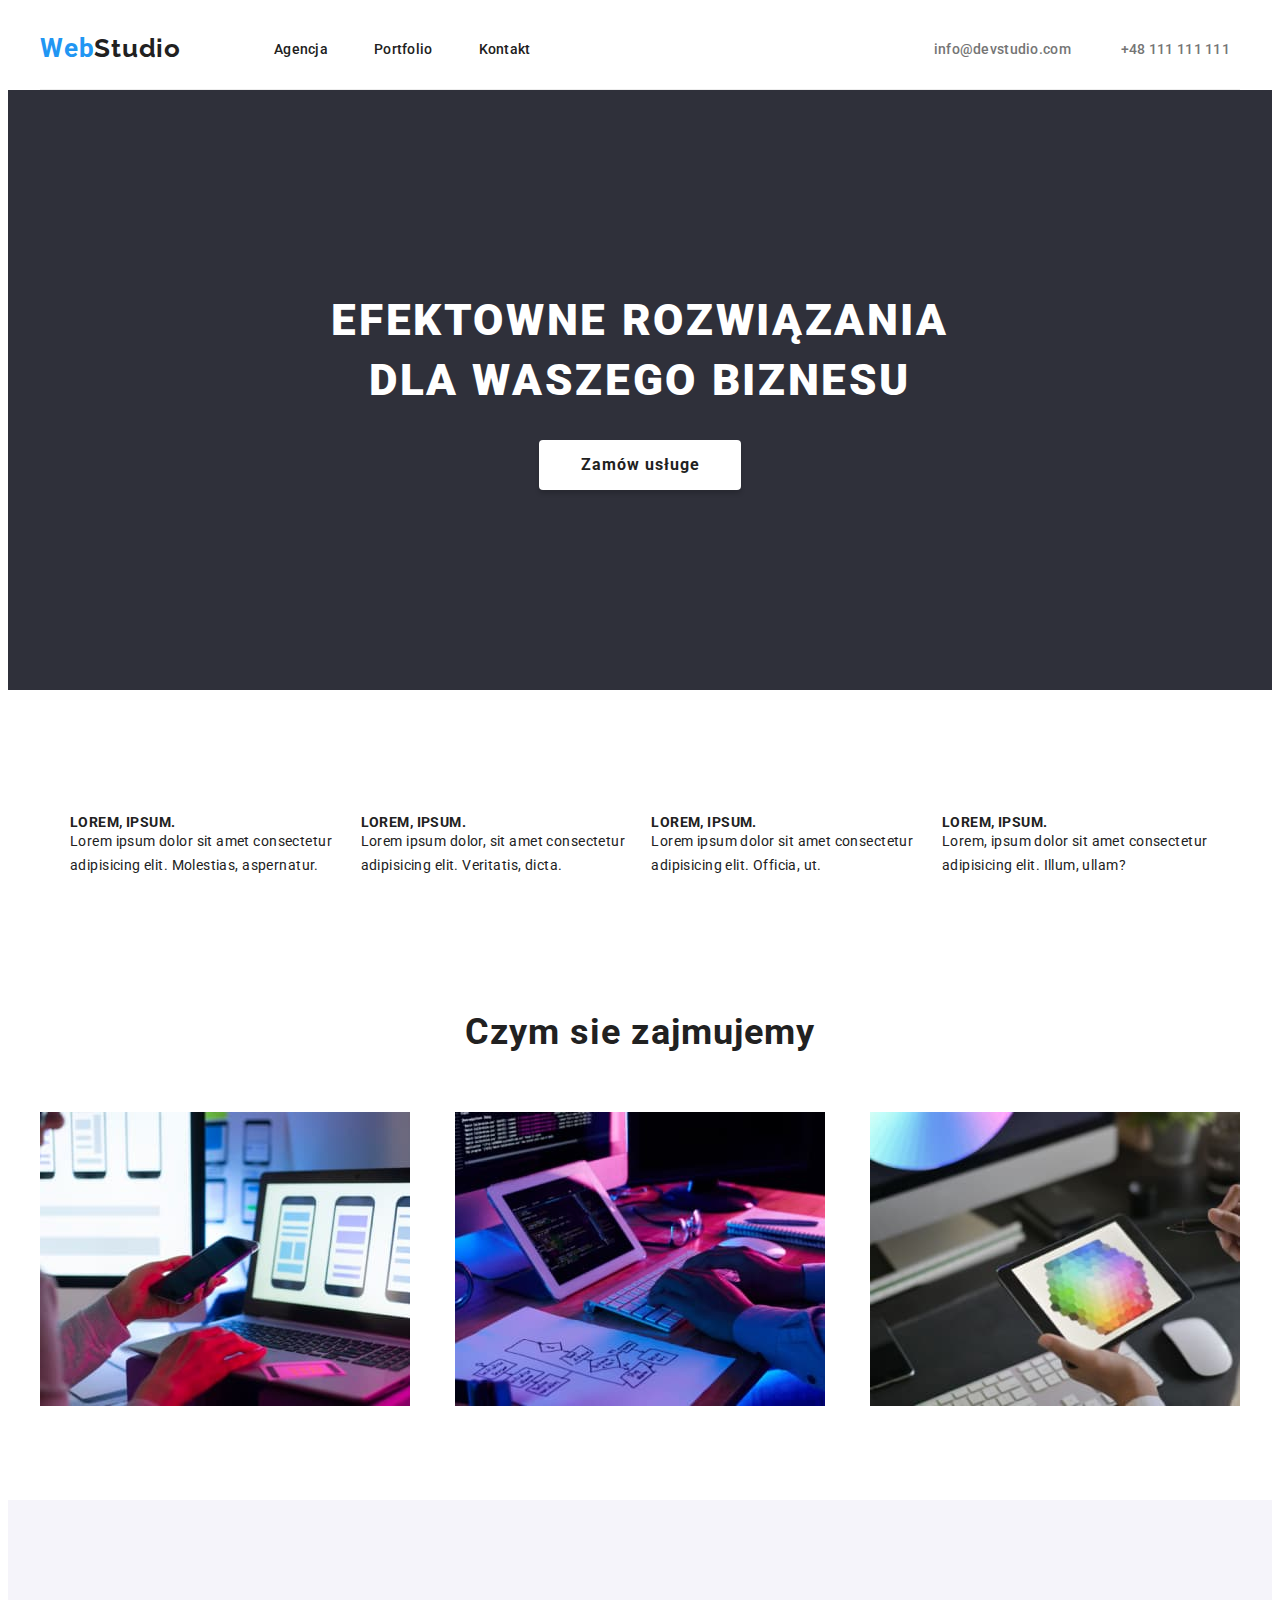
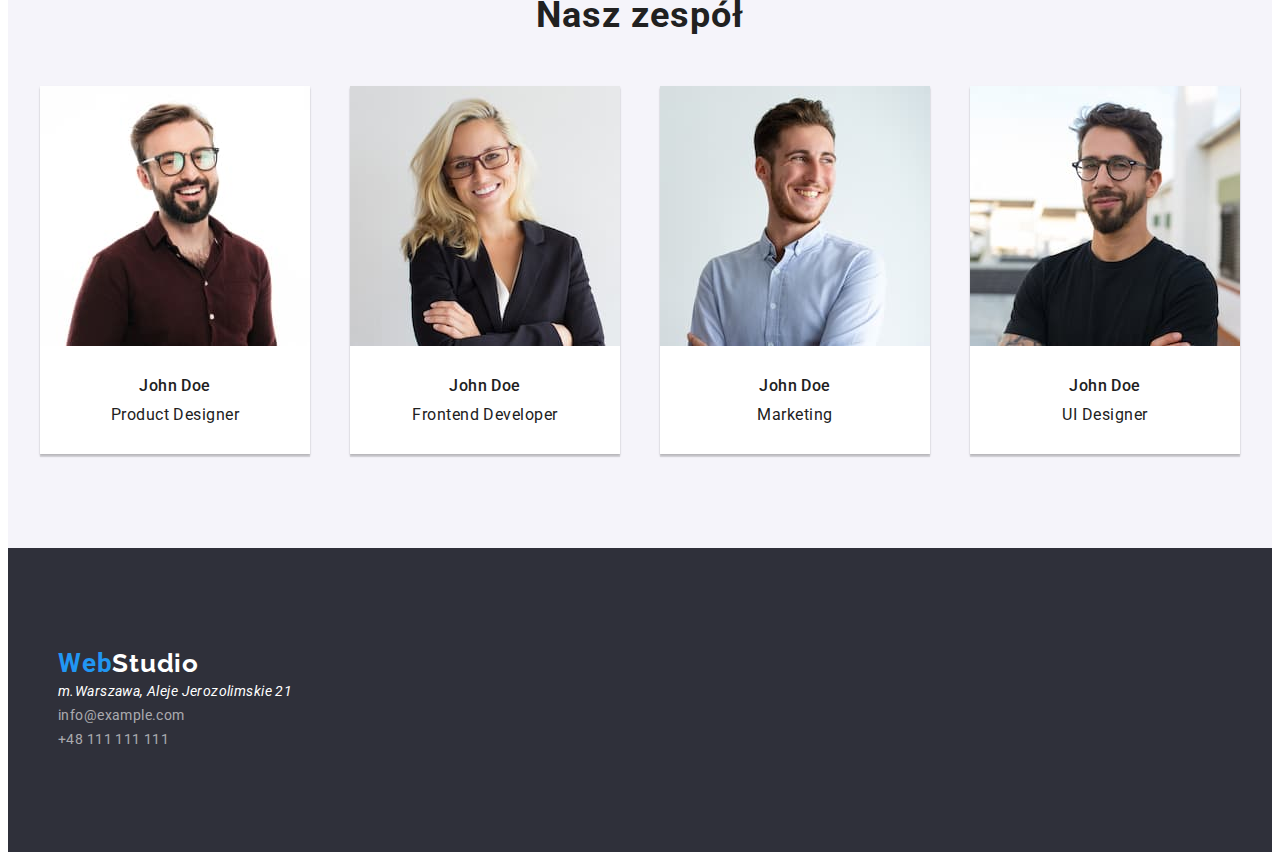
<file: index.html>
<!DOCTYPE html>
<html lang="pl-PL">

<head>
    <meta charset="UTF-8" />
    <meta http-equiv="X-UA-Compatible" content="IE=edge" />
    <meta name="viewport" content="width=device-width, initial-scale=1.0" />
    <title>Document</title>
    <link rel="stylesheet" href="css/styles.css" />
    <link rel="preconnect" href="https://fonts.gstatic.com" />
    <link
        href="https://fonts.googleapis.com/css2?family=Raleway:wght@700&family=Roboto:wght@400;500;700;900&display=swap"
        rel="stylesheet" />
    <link rel="stylesheet" href="https://cdnjs.cloudflare.com/ajax/libs/modern-normalize/1.0.0/modern-normalize.css"
        integrity="sha512-Zx6MlUMKSVJoQ+83OwhdILe8cSEsCzfqThJd7J/VA2UrK6Ctj85p+xzqfyuNXE5B1k25uUdmJ2OzItbBy9GHAQ=="
        crossorigin="anonymous" />
</head>

<body>
    <header class="header">
        <div class="container">
            <nav class="header-nav">
                <a href="#" class="header-logo link"><span>Web</span>Studio</a>
                <ul class="header-list list">
                    <li class="header-list-item">
                        <a class="header-list-item-link link" href="#">Agencja</a>
                    </li>
                    <li class="header-list-item">
                        <a class="header-list-item-link link" href="portfolio.html">Portfolio</a>
                    </li>
                    <li class="header-list-item">
                        <a class="header-list-item-link link" href="#">Kontakt</a>
                    </li>
                </ul>
            </nav>
            <a class="header-list-item-mailtel-mail link" href="mailto:info@devstudio.com">info@devstudio.com</a>
            <a class="header-list-item-mailtel-tel link" href="tel:+48111111111">+48 111 111 111</a>
        </div>
    </header>
    <main class="main">
        <section class="main-section">
            <div class="container">
                <h1 class="main-text">Efektowne rozwiązania dla waszego biznesu</h1>
                <input class="main-button-active" type="button" value="Zamów usługe" />
            </div>
        </section>
    </main>
    <section class="description container">
        <div class="container">
            <ul class="container-list list">
                <li class="container-list-items">
                    <h3 class="container-list-item-title-h3">Lorem, ipsum.</h3>
                    <p class="container-list-item-article">
                        Lorem ipsum dolor sit amet consectetur adipisicing elit.
                        Molestias, aspernatur.
                    </p>
                </li>
                <li class="container-list-items">
                    <h3 class="container-list-item-title-h3">Lorem, ipsum.</h3>
                    <p class="container-list-item-article">
                        Lorem ipsum dolor, sit amet consectetur adipisicing elit.
                        Veritatis, dicta.
                    </p>
                </li>

                <li class="container-list-items">
                    <h3 class="container-list-item-title-h3">Lorem, ipsum.</h3>
                    <p class="container-list-item-article">
                        Lorem ipsum dolor sit amet consectetur adipisicing elit. Officia,
                        ut.
                    </p>
                </li>
                <li class="container-list-items">
                    <h3 class="container-list-item-title-h3">Lorem, ipsum.</h3>
                    <p class="container-list-item-article">
                        Lorem, ipsum dolor sit amet consectetur adipisicing elit. Illum,
                        ullam?
                    </p>
                </li>
            </ul>
        </div>
    </section>
    <section class="cont-work">
        <div class="container">
            <h2 class="cont-work-title-h2">Czym sie zajmujemy</h2>
            <ul class="cont-work-list list">
                <li class="cont-work-list-item">
                    <img class="cont-work-list-img" src="images/box/img1.jpg" alt="Office" width="370" height="294" />
                </li>
                <li class="cont-work-list-item">
                    <img class="cont-work-list-img" src="images/box/img.jpg" alt="Mobile technologies" width="370"
                        height="294" />
                </li>
                <li class="cont-work-list-item">
                    <img class="cont-work-list-img" src="images/box/img2.jpg" alt="Graphic" width="370" height="294" />
                </li>
            </ul>
        </div>
    </section>
    <section class="container-person">
        <div class="container">
            <h2 class="container-person-title-h2">Nasz zespół</h2>
            <ul class="container-person-list list">
                <div class="person-list-container">
                    <li class="container-person-list-item">
                        <img src="images/main-team/person1.jpg" alt="John Doe" width="270" height="260" />
                        <h3 class="container-person-list-item-h3">John Doe</h3>
                        <p class="container-person-list-item-text">Product Designer</p>
                    </li>
                </div>
                <div class="person-list-container">
                    <li class="container-person-list-item">
                        <img src="images/main-team/person2.jpg" alt="John Doe" width="270" height="260" />
                        <h3 class="container-person-list-item-h3">John Doe</h3>
                        <p class="container-person-list-item-text">Frontend Developer</p>
                    </li>
                </div>
                <div class="person-list-container">
                    <li class="container-person-list-item">
                        <img src="images/main-team/person3.jpg" alt="John Doe" width="270" height="260" />
                        <h3 class="container-person-list-item-h3">John Doe</h3>
                        <p class="container-person-list-item-text">Marketing</p>
                    </li>
                </div>
                <div class="person-list-container">
                    <li class="container-person-list-item">
                        <img src="images/main-team/person4.jpg" alt="John Doe" width="270" height="260" />
                        <h3 class="container-person-list-item-h3">John Doe</h3>
                        <p class="container-person-list-item-text">UI Designer</p>
                    </li>
                </div>
            </ul>
        </div>
    </section>
    <footer class="footer">
        <div class="container">
            <a href="#" class="footer-logo link"><span>Web</span>Studio</a>
            <address>m.Warszawa, Aleje Jerozolimskie 21</address>
            <ul class="list">
                <li>
                    <a class="footer-list-item-mailtel link" href="mailto:info@example.com">info@example.com</a>
                </li>
                <li>
                    <a class="footer-list-item-mailtel link" href="tel:+48111111111">+48 111 111 111</a>
                </li>
            </ul>
        </div>
    </footer>
</body>

</html>
</file>
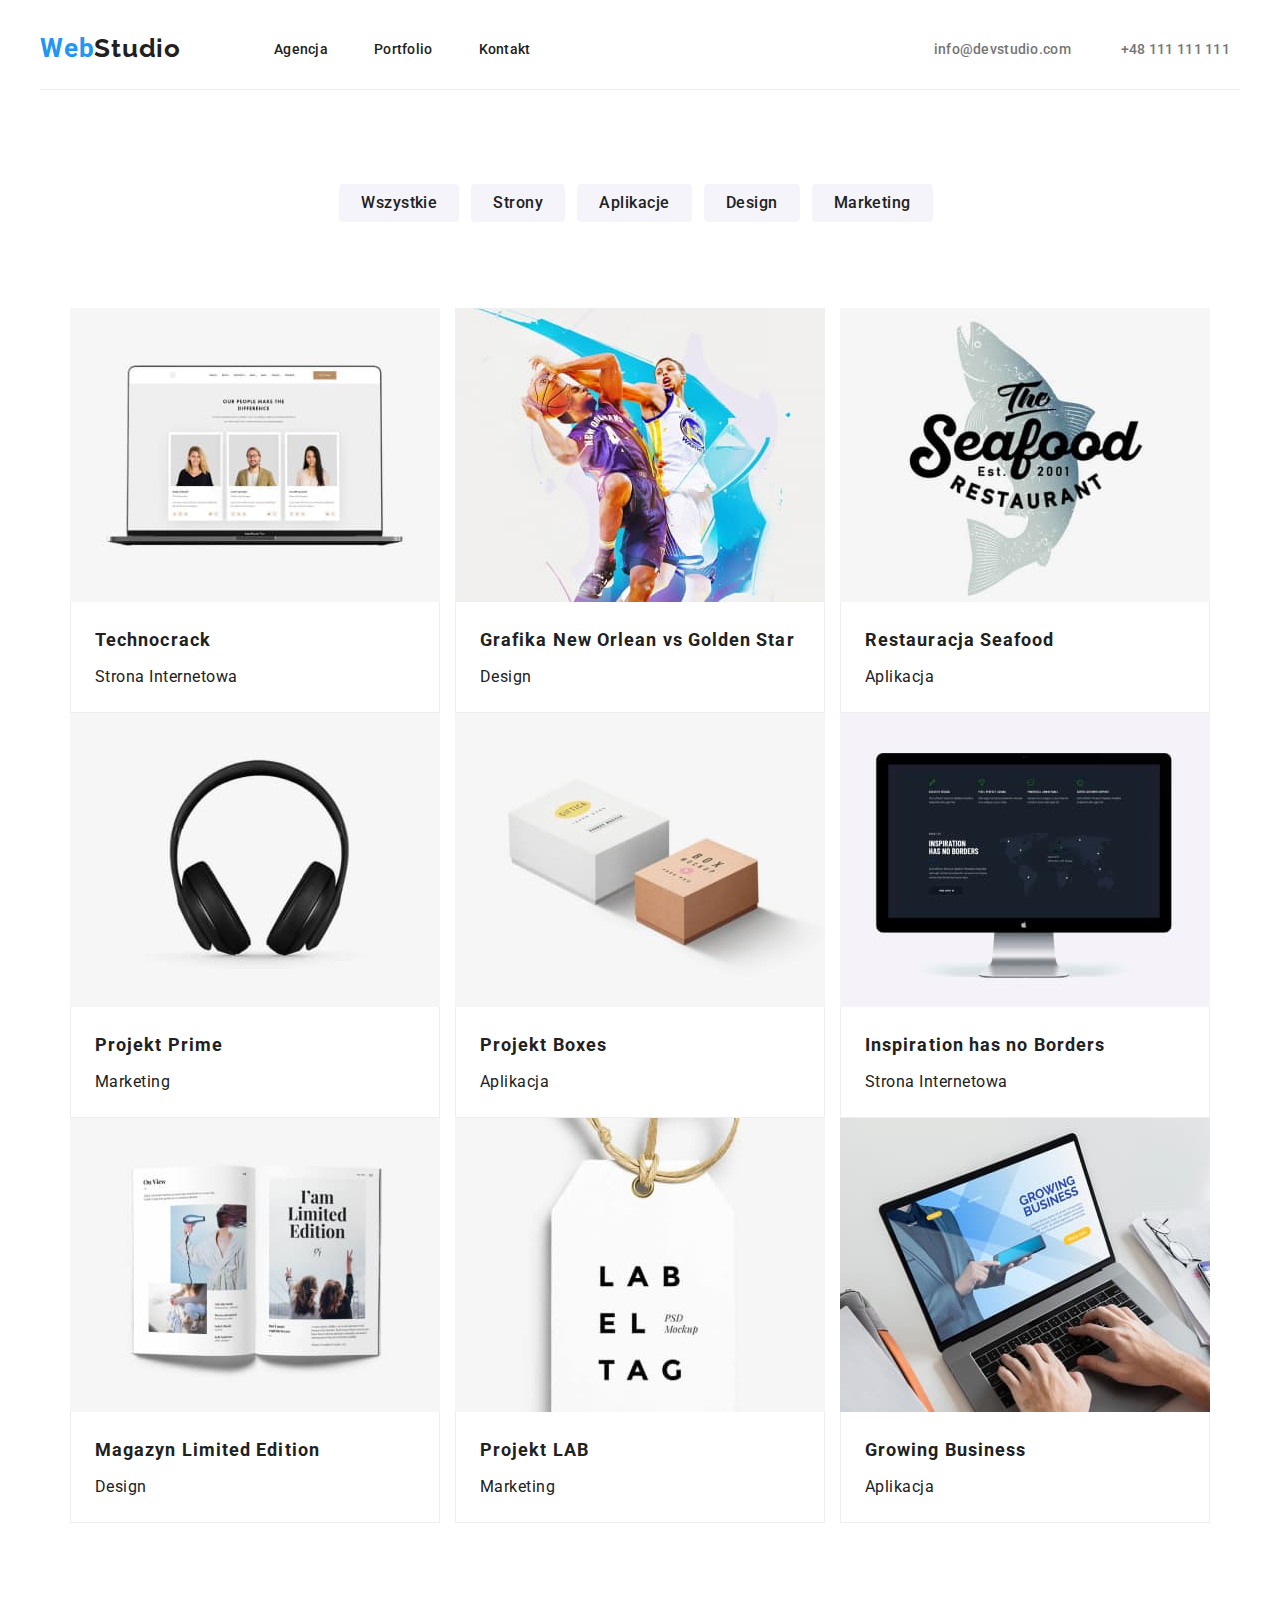
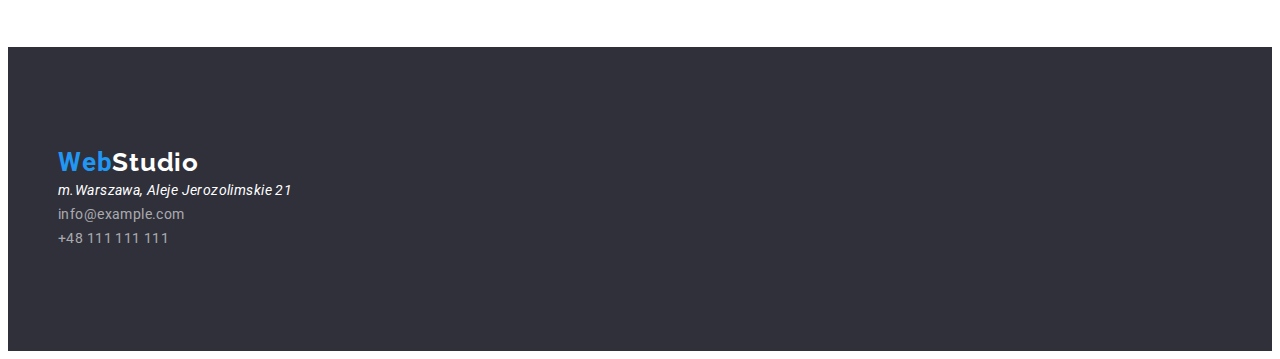
<file: portfolio.html>
<!DOCTYPE html>
<html lang="pl-PL">

<head>
    <meta charset="UTF-8" />
    <meta http-equiv="X-UA-Compatible" content="IE=edge" />
    <meta name="viewport" content="width=device-width, initial-scale=1.0" />
    <title>Portfolio</title>
    <link rel="stylesheet" href="css/styles.css" />
    <link rel="preconnect" href="https://fonts.gstatic.com" />
    <link
        href="https://fonts.googleapis.com/css2?family=Raleway:wght@700&family=Roboto:wght@400;500;700;900&display=swap"
        rel="stylesheet" />
    <link rel="stylesheet" href="https://cdnjs.cloudflare.com/ajax/libs/modern-normalize/1.0.0/modern-normalize.css"
        integrity="sha512-Zx6MlUMKSVJoQ+83OwhdILe8cSEsCzfqThJd7J/VA2UrK6Ctj85p+xzqfyuNXE5B1k25uUdmJ2OzItbBy9GHAQ=="
        crossorigin="anonymous" />
</head>

<body>
    <header class="header">
        <div class="container">
            <a href="index.html" class="header-logo link"><span>Web</span>Studio</a>
            <nav class="container-list-item-mailtel">
                <ul class="header-list list">
                    <li class="header-list-item"><a class="header-list-item-link link" href="index.html">Agencja</a></li>
                    <li class="header-list-item"><a class="header-list-item-link link" href="portfolio.html">Portfolio</a>
                    </li>
                    <li class="header-list-item"><a class="header-list-item-link link" href="#">Kontakt</a></li>
                </ul>
            </nav>
            <a class="header-list-item-mailtel-mail link" href="mailto:info@devstudio.com">info@devstudio.com</a>
            <a class="header-list-item-mailtel-tel link" href="tel:+48111111111">+48 111 111 111</a>
        </div>
    </header>
    <main class="container-option">
      <section class="btn">
            <div class="container">
                <h2 hidden class="btn-header">Przyciski nawigacji</h2>
                <ul class="btn-list list list">
                    <li class="btn-list-item">
                        <button class="btn-list-item-btn" type="button">Wszystkie</button>
                    </li>
                    <li class="btn-list-item">
                        <button class="btn-list-item-btn" type="button">Strony</button>
                    </li>
                    <li class="btn-list-item">
                        <button class="btn-list-item-btn" type="button">Aplikacje</button>
                    </li>
                    <li class="btn-list-item">
                        <button class="btn-list-item-btn" type="button">Design</button>
                    </li>
                    <li class="btn-list-item">
                        <button class="btn-list-item-btn" type="button">Marketing</button>
                    </li>
                </ul>
            </div>
        </section>
    </main>
    <section class="container-portfolio">
        <div class="container">
            <ul class="container-list list">
                <div class="container-portfolio">
                    <li class="container-list-item">
                        <img class="container-list-item-img" src="images/portfolio-img/img1.jpg" alt="Technocrack"
                            width="370" height="294" />
                        <h3 class="container-list-item-title">Technocrack</h3>
                        <p class="container-list-item-info">Strona Internetowa</p>
                    </li>
                </div>
                <div class="container-portfolio">
                    <li class="container-list-item">
                        <img class="container-list-item-img" src="images/portfolio-img/img2.jpg" alt="Technocrack"
                            width="370" height="294" />
                        <h3 class="container-list-item-title">Grafika New Orlean vs Golden Star</h3>
                        <p class="container-list-item-info">Design</p>
                    </li>
                </div>
                <div class="container-portfolio">
                    <li class="container-list-item">
                        <img class="container-list-item-img" src="images/portfolio-img/img3.jpg" alt="Technocrack"
                            width="370" height="294" />
                        <h3 class="container-list-item-title">Restauracja Seafood</h3>
                        <p class="container-list-item-info">Aplikacja</p>
                    </li>
                </div>
                <div class="container-portfolio">
                    <li class="container-list-item"></li>
                    <img class="container-list-item-img" src="images/portfolio-img/img4.jpg" alt="Technocrack"
                        width="370" height="294" />
                    <h3 class="container-list-item-title">Projekt Prime</h3>
                    <p class="container-list-item-info">Marketing</p>
                    </li>
                </div>
                <div class="container-portfolio">
                    <li class="container-list-item">
                        <img class="container-list-item-img" src="images/portfolio-img/img5.jpg" alt="Technocrack"
                            width="370" height="294" />
                        <h3 class="container-list-item-title">Projekt Boxes</h3>
                        <p class="container-list-item-info">Aplikacja</p>
                    </li>
                </div>
                <div class="container-portfolio">
                    <li class="container-list-item">
                        <img class="container-list-item-img" src="images/portfolio-img/img6.jpg" alt="Technocrack"
                            width="370" height="294" />
                        <h3 class="container-list-item-title">Inspiration has no Borders</h3>
                        <p class="container-list-item-info">Strona Internetowa</p>
                    </li>
                </div>
                <div class="container-portfolio">
                    <li class="container-list-item">
                        <img class="container-list-item-img" src="images/portfolio-img/img7.jpg" alt="Technocrack"
                            width="370" height="294" />
                        <h3 class="container-list-item-title">Magazyn Limited Edition</h3>
                        <p class="container-list-item-info">Design</p>
                    </li>
                </div>
                <div class="container-portfolio">
                    <li class="container-list-item">
                        <img class="container-list-item-img" src="images/portfolio-img/img8.jpg" alt="Technocrack"
                            width="370" height="294" />
                        <h3 class="container-list-item-title">Projekt LAB</h3>
                        <p class="container-list-item-info">Marketing</p>
                    </li>
                </div>
                <div class="container-portfolio">
                    <li class="container-list-item">
                        <img class="container-list-item-img" src="images/portfolio-img/img9.jpg" alt="Technocrack"
                            width="370" height="294" />
                        <h3 class="container-list-item-title">Growing Business</h3>
                        <p class="container-list-item-info">Aplikacja</p>
                    </li>
                </div>
            </ul>
        </div>
    </section>
    <footer class="footer">
        <a href="index.html" class="footer-logo link"><span>Web</span>Studio</a>
        <address>m.Warszawa, Aleje Jerozolimskie 21</address>
        <ul class="list ">
            <li><a class="footer-list-item-mailtel list link" href="mailto:info@example.com">info@example.com</a></li>
            <li><a class="footer-list-item-mailtel link link" href="tel:+48111111111">+48 111 111 111</a></li>
        </ul>
    </footer>
</body>

</html>
</file>
<file: css/styles.css>
* {
    --black: #212121;
    --blue: #2196F3;
    --white: #ffffff;
    --gray: #2F303A;
    --outside:#F5F4FA;
    --mailcolor:#757575;
}
/*global*/
h1,
h2,
h3,
h4,
h5,
h6 {
    margin: 0;
}

ul,
ol {
    margin: 0;
    padding: 0;
}

p {
    padding: 0;
    margin: 0;
}

*{
    font-family: 'Roboto',
        sans-serif;
    color: var(--black);
    
}
.container {
    width: 1200px;
    padding: 0;
    align-items: center;
    margin: 0 auto;
}
img {
    display: block;
}
.link {
    text-decoration: none;
    color: inherit;
}

.list {
    list-style:none;
}
/*global*/
/* Endbodystyle*/



/* HeaderStyle*/
.header .container {
    display: flex;
    align-items: center;
    justify-content: space-between;
    border-bottom: solid 1px rgba(236, 236, 236, 1);
}
.header-nav {
    display: flex;
}
.header-list {
    display: flex;
    align-items: center;
}
.header-logo {
    margin-right: 93px;
    padding-top: 25px;
    padding-bottom: 25px;
        color: var(--black);
        font-family: Raleway;
        font-style: normal;
        font-weight: bold;
        font-size: 26px;
        line-height: 31px;
        letter-spacing: 0.03em;
    
}
.header-logo>span{
    color: var(--blue);
}
.header-list-item:not(:last-child) {
    margin-right: 46px;
}
.header-list-item,
.header-list-item-mailtel-mail,
.header-list-item-mailtel-tel {
    font-weight: 500;
    line-height: 1.143;
    letter-spacing: 0.02em;
    
    font-size: 14px;
    
}
.header-list-item-mailtel-mail{
    margin-left: auto;
}
.header-list-item-mailtel-mail,
.header-list-item-mailtel-tel{
color: var(--mailcolor);
}
.header-list-item-mailtel-mail:hover,
:focus,
:active
{

    color: var(--blue);

}
.header-list-item-mailtel-tel:hover,
:focus,
:active {

    color: var(--blue);

}

.header-list-item-link{
    color: var(--black);
}
.header-list-item-link:hover,
:focus,
:active{
    color: var(--blue);
}
.header-list-item-mailtel-tel {
    margin-left: 50px;
    margin-right: 10px;
}
/*EndHeaderStyle*/





/*MainStyle*/
.main-button,
.main-button-active {
    cursor: pointer;
    color: var(--black);
    text-decoration: none;
    text-align: center;
}

.main-button-active {
    font-size: 16px;
    font-weight: 700;
}

.main-button:hover,
:focus,
:active {
    color: var(--white);
    background-color: var(--blue);

}

.main-button {
    font-size: 16px;
    font-weight: 500;
    text-align: center;

}


.main {
    background-color: var(--gray);

}
.container .main-button-active:hover,
:active,
:focus {
    color: var(--white);
    background-color: var(--blue);

}
.main-section .container {
    display: flex;
    flex-wrap: wrap;
    align-items: center;
    justify-content: center;
}

.container .main-text {

    padding-top: 200px;
    padding-left: 250px;
    padding-right: 250px;
    margin-bottom: 30px;
    font-weight: 900;
    font-size: 44px;
    line-height: 1.364;
    text-align: center;
    letter-spacing: 0.06em;
    text-transform: uppercase;
    color: var(--white)
}

.container .main-button-active {
         width: 202px;
         min-height: 50px;
         margin-bottom: 200px;
         padding: 10px 42px;
         font-weight: 700;
         font-size: 16px;
         line-height: 1.875;
         letter-spacing: 0.06em;
         color: var(--black);
         background-color: var(--white);
         border: none;
         box-shadow: 0 4px 4px 0 rgba(0, 0, 0, 0.15);
         border-radius: 4px;
    }


/*EndMainStyle*/





/*InfoStyle*/
.container-list {
    display: flex;
    justify-content: space-between;
}
.container-list-items {
    display: inline-block;
    width: 268px;
    min-height: 101px;
    margin-left: 0;
    margin-right: 0;
}
.container-list-item-article {
    font-size: 14px;
    line-height: 1.714;
    letter-spacing: 0.03em;
   
}
.container-list-item-title-h3 {
   line-height: 1.143;
   letter-spacing: 0.03em;
   text-transform: uppercase;
    font-weight: 700;
    font-size: 14px;
    padding-top:94px;
    
}

/*EndInfoStyle*/





/*WorkStyle*/
.cont-work-list {
    display: flex;
    justify-content: space-between;
    padding-bottom: 94px;
}
.cont-work-title-h2 {
    font-weight: 700;
    font-size: 36px;
    line-height: 1.667;
    text-align: center;
    letter-spacing: 0.03em;
    margin-bottom: 50px;
}

/*EndWorkStyle*/





/*PersonStyle*/
.person-list-container {
    width: 270px;
    min-height: 368px;
    background-color: var(--white);
    box-shadow: 0 2px 2px 0 rgba(0, 0, 0, 0.12), 0 1px 2px 0 rgba(0, 0, 0, 0.08),
        0 3px 1px 0 rgba(0, 0, 0, 0.1);
        
}
.container-person-list {
    display: flex;
    justify-content: space-between;
    padding-bottom:94px;
}
.container-person{
    background-color: var(--outside);
}
/*EndPersonStyle*/

.container-person-title-h2 {
    padding-bottom: 50px;
    padding-top:94px;
    font-weight: 700;
    font-size: 36px;
    line-height: 1.167;
    text-align: center;
    letter-spacing: 0.03em;
}
.container-person-list-item-h3,
.container-person-list-item-text {
    font-size: 16px;
    line-height: 1.187;
    text-align: center;
    letter-spacing: 0.03em;
}
.container-list-item-title {
    font-weight: 700;
    font-size: 18px;
    line-height: 2;
}
.container-person-list-item-h3 {
    font-weight: 500;
    padding-top: 30px;
    padding-bottom: 10px;
}


/*EndOurStyle*/





/*Footer*/
.footer-list-item-mailtel {
    color: rgba(100%, 100%, 100%, 60%);

}

.footer {

    font-style: normal;
    font-size: 14px;
    line-height: 1.714;
    letter-spacing: 0.03em;
    background-color: var(--gray);
    color: var(--white);
    padding: 100px 50px;
}
.footer-logo> span{
    color: var(--blue);

}
.footer-logo{
    color: var(--white);
    font-family: Raleway;
    font-style: normal;
    font-weight: bold;
    font-size: 26px;
    line-height: 31px;
    letter-spacing: 0.03em;
}
.footer-list-item-mailtel:hover,
:focus,
:active{
    color: rgba(100%, 100%, 100%, 100%);

}
.footer-logo:hover,
:active,
:focus {
    color: var(--black);
}
.footer address{
    color: var(--white);
}

/*EndFooter*/
/* portfolio.html*/

/*button*/
.btn-list-item-btn {
    font-weight: 500;
    font-size: 16px;
    line-height: 1.625;
    text-align: center;
    letter-spacing: 0.03em;
    background-color: var(--outside);
    border: none;
    border-radius: 4px;
    cursor: pointer;
    padding: 6px 22px;
    margin-right: 8px;

}
.btn .container {
    display: flex;
    padding-top: 94px;
    justify-content: center;
    padding-bottom: 56px;
}
.btn-list-item-btn:hover,
:focus,
:active {
    background-color: var(--blue);
    color: var(--white);
}

.btn-list-item {
    display: inline-block;
}






/*button*/
/*portfolio*/
.container-list {
   display: flex;
   flex-wrap: wrap;
   justify-content: space-between;
   margin-bottom: 94px;
   padding:30px;
}
.container-list-item-title
{
    /* margin-bottom: 30px; */
    border-left: solid 1px rgba(238, 238, 238, 1);
    border-right: solid 1px rgba(238, 238, 238, 1);
    
}
.container-list-item-info{
    border-bottom: solid 1px rgba(238, 238, 238, 1);
    border-left: solid 1px rgba(238, 238, 238, 1);
    border-right: solid 1px rgba(238, 238, 238, 1);
}
.container-list-item-title {
    padding-left: 24px;
    padding-right: 24px;
    padding-top: 20px;
    padding-bottom: 4px;
    font-weight: 700;
    font-size: 18px;
    line-height: 2;
    letter-spacing: 0.06em;
}

.container-list-item-info {
    padding-left: 24px;
    padding-right: 24px;
    padding-bottom: 20px;
    font-size: 16px;
    line-height: 1.875;
    letter-spacing: 0.03em;
}

/*portfolio*/
</file>
